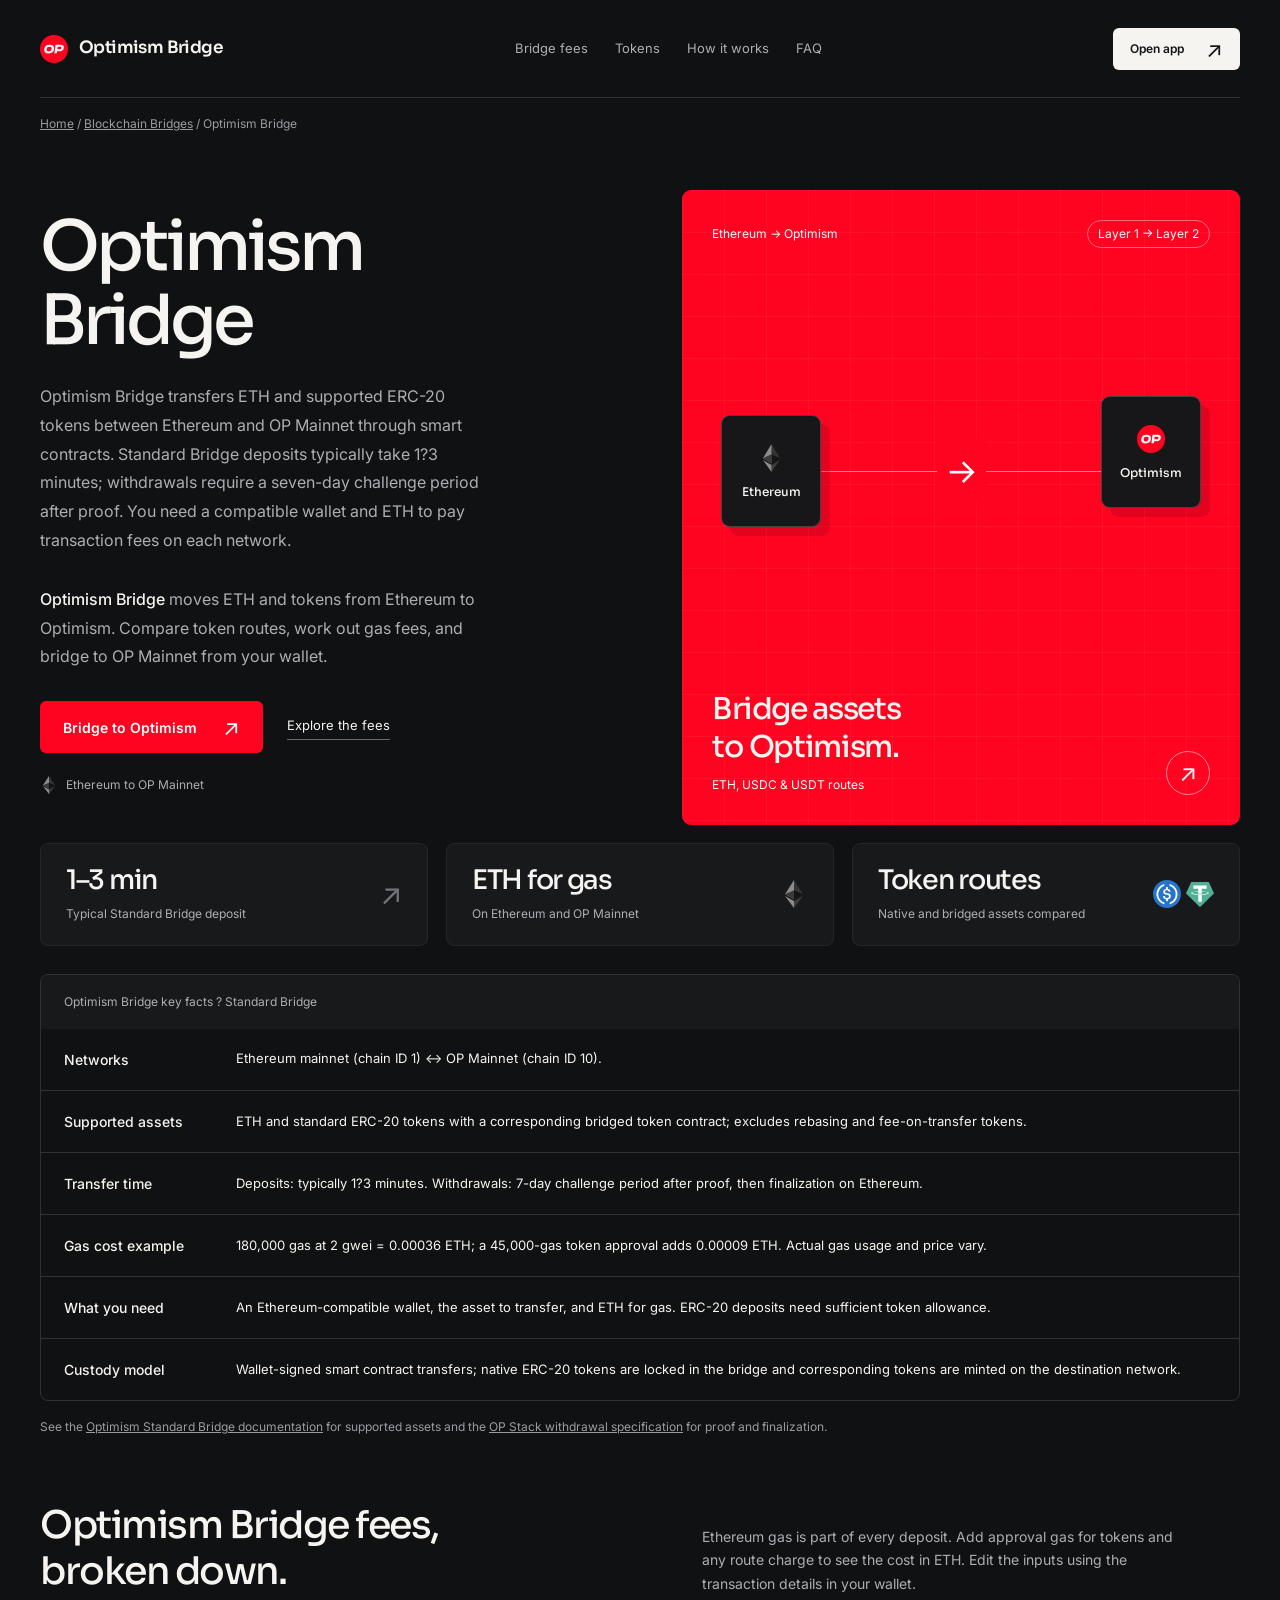
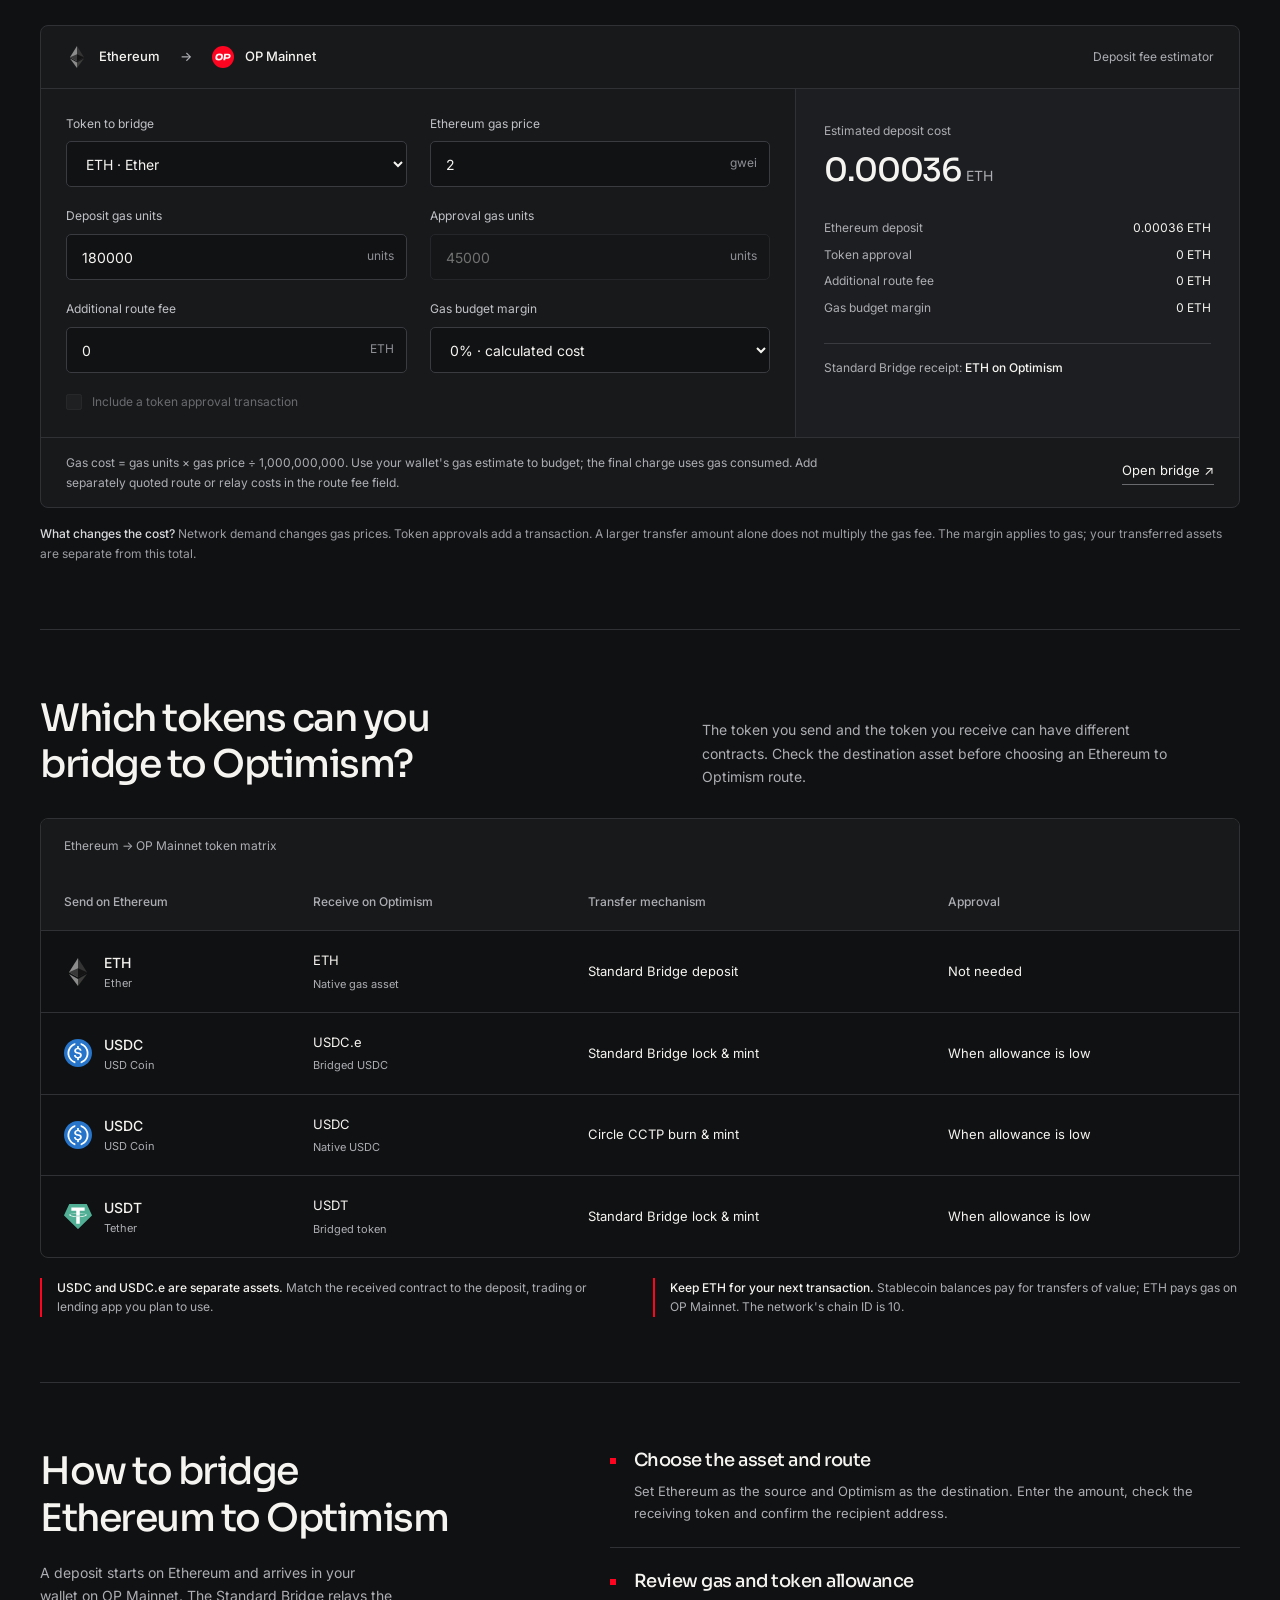
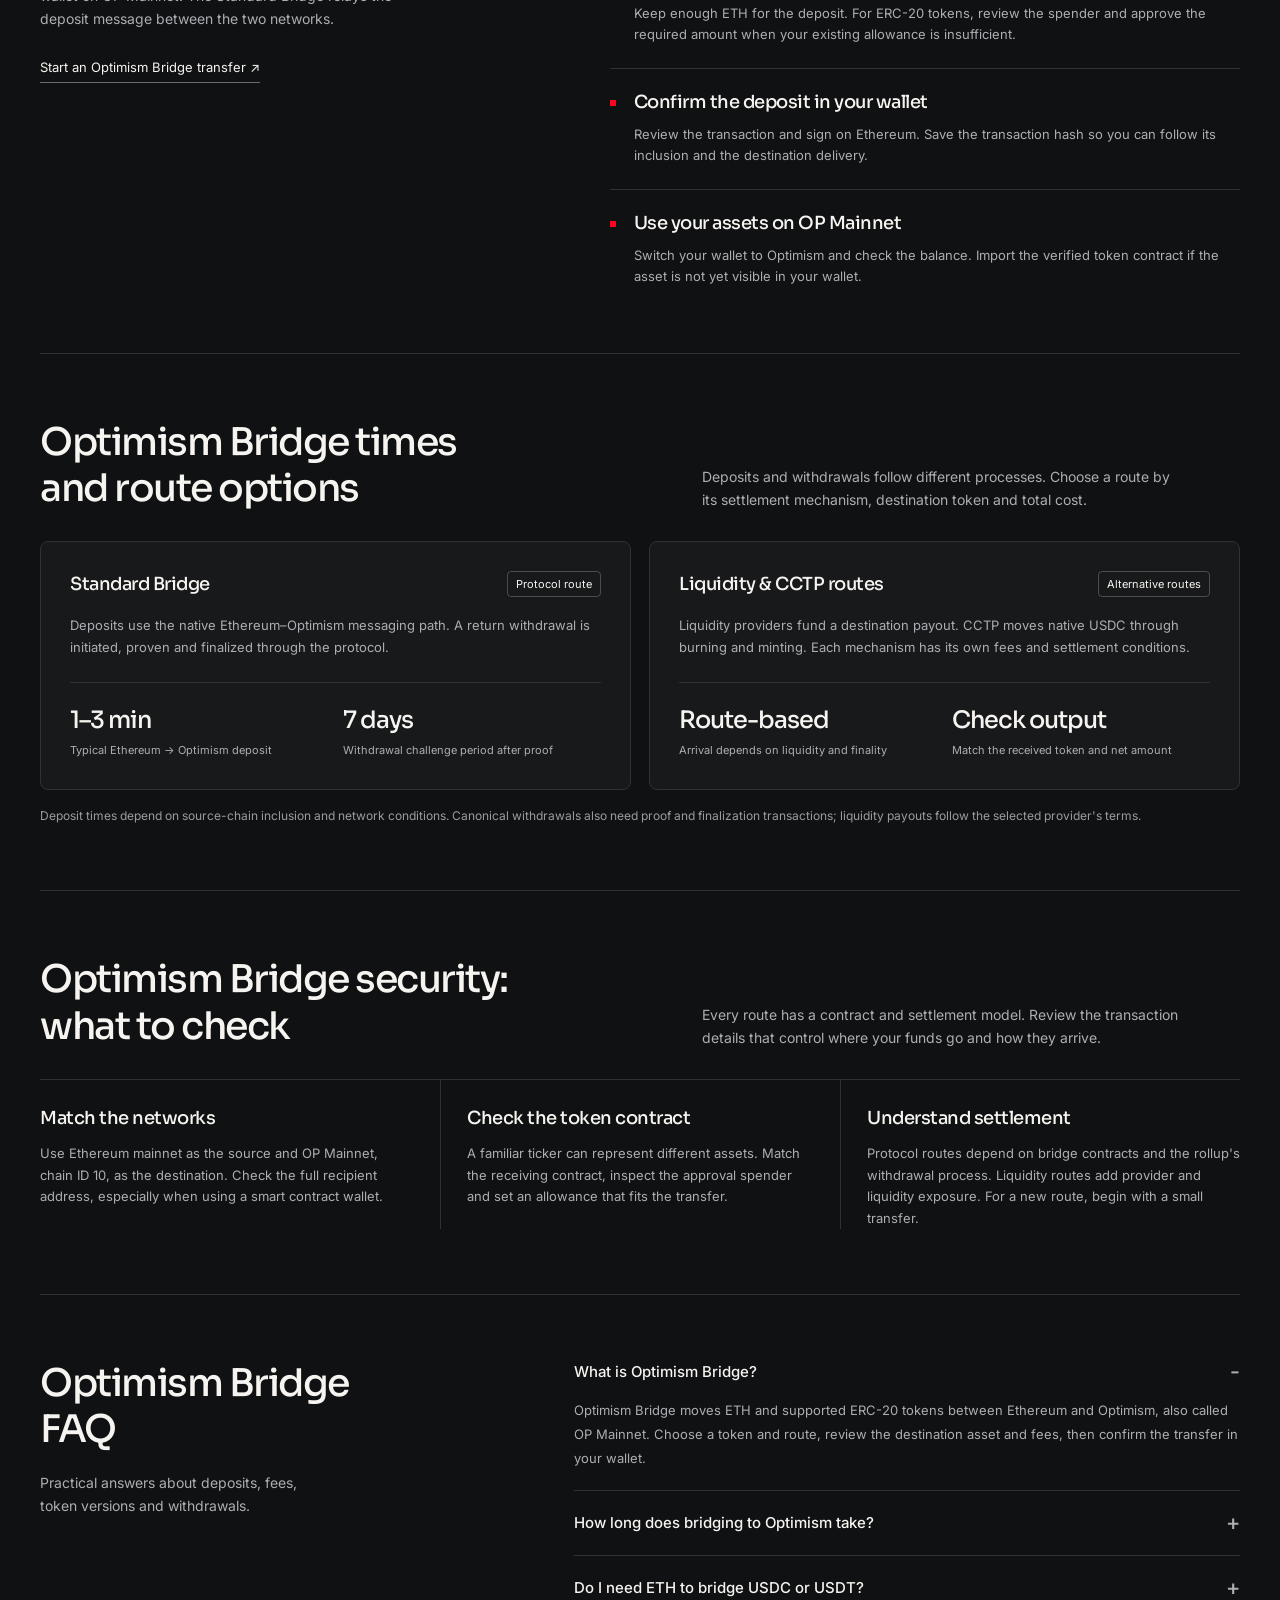
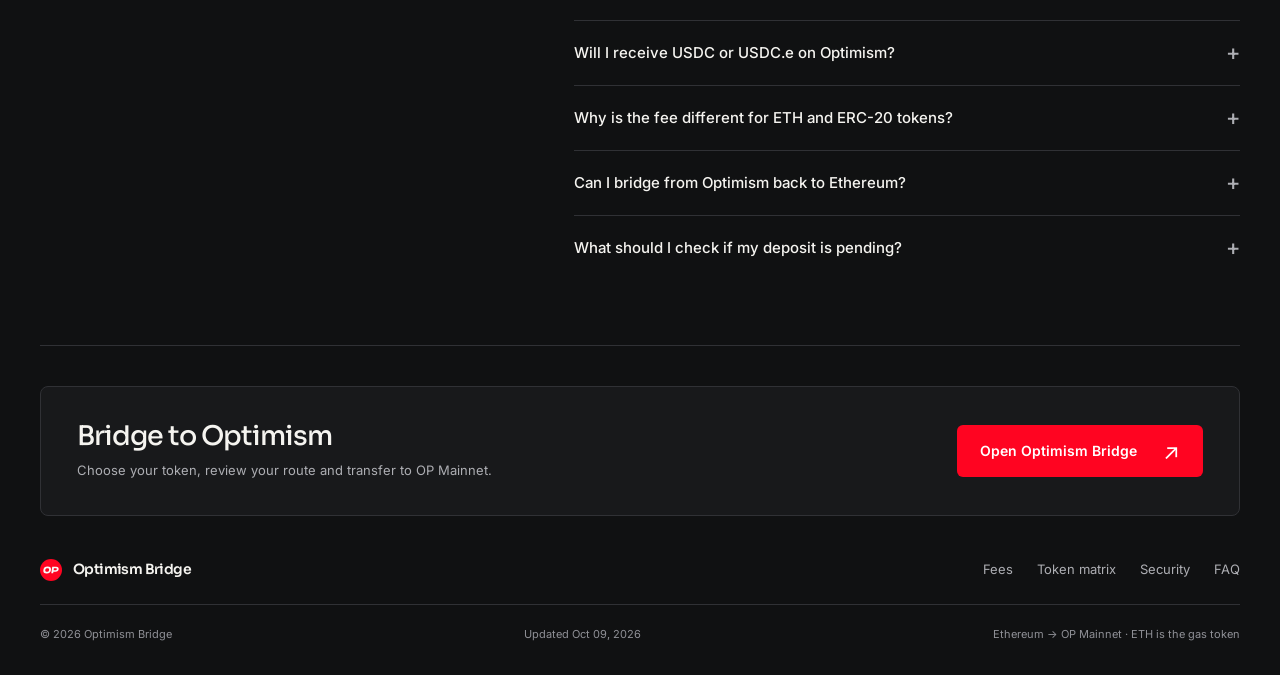
<file: index.html>
<!doctype html>
<html lang="en">
<head>
<meta charset="utf-8">
<meta name="viewport" content="width=device-width, initial-scale=1">
<title>Optimism Bridge | Bridge ETH &amp; Compare Token Routes</title>
<meta name="description" content="Optimism Bridge moves ETH and tokens from Ethereum to OP Mainnet. Estimate gas fees, compare USDC and USDT routes, and check deposit and withdrawal times.">
<meta name="robots" content="index,follow,max-image-preview:large">
<link rel="canonical" href="https://bridge-optimism.github.io/">
<meta property="og:type" content="website">
<meta property="og:site_name" content="Optimism Bridge">
<meta property="og:title" content="Optimism Bridge | Bridge ETH &amp; Compare Token Routes">
<meta property="og:description" content="Optimism Bridge moves ETH and tokens from Ethereum to OP Mainnet. Estimate gas fees, compare USDC and USDT routes, and check deposit and withdrawal times.">
<meta property="og:url" content="https://bridge-optimism.github.io/">
<meta property="og:image" content="https://bridge-optimism.github.io/og.png">
<meta property="og:image:width" content="1200">
<meta property="og:image:height" content="630">
<meta property="og:image:alt" content="Optimism Bridge: Ethereum to OP Mainnet, token routes and gas fees">
<meta property="og:locale" content="en_US">
<meta name="twitter:image:alt" content="Optimism Bridge: Ethereum to OP Mainnet, token routes and gas fees">
<meta name="twitter:url" content="https://bridge-optimism.github.io/">
<meta name="twitter:card" content="summary_large_image">
<meta name="twitter:title" content="Optimism Bridge | Bridge ETH &amp; Compare Token Routes">
<meta name="twitter:description" content="Optimism Bridge moves ETH and tokens from Ethereum to OP Mainnet. Estimate gas fees, compare USDC and USDT routes, and check deposit and withdrawal times.">
<meta name="twitter:image" content="https://bridge-optimism.github.io/og.png">
<meta name="theme-color" content="#101112">
<link rel="icon" href="favicon.svg" type="image/svg+xml">
<link rel="apple-touch-icon" href="apple-touch-icon.png">
<link rel="preconnect" href="https://fonts.googleapis.com">
<link rel="preconnect" href="https://fonts.gstatic.com" crossorigin>
<link rel="stylesheet" href="https://fonts.googleapis.com/css2?family=Inter:wght@400;500;600;700&amp;family=Sora:wght@400;500;600;700&amp;display=swap">
<style>
:root{color-scheme:dark;--bg:#101112;--surface:#18191b;--text:#f5f4f0;--mute:#adaeb3;--line:#303135;--accent:#FF0421;--display:Sora,Inter,sans-serif}
*{box-sizing:border-box}html{scroll-behavior:smooth;scroll-padding-top:30px}body{margin:0;background:var(--bg);color:var(--text);font:15px/1.65 Inter,system-ui,sans-serif;-webkit-font-smoothing:antialiased}a{color:inherit}button,input,select{font:inherit}img{display:block;object-fit:contain}h1,h2,h3,p{margin:0}h1,h2,h3{font-family:var(--display);font-weight:500}h2{font-size:clamp(27px,3vw,38px);line-height:1.22;letter-spacing:-1.5px}h3{font-size:18px;line-height:1.4;letter-spacing:-.5px}p{color:var(--mute)}.c6c1313{width:min(1200px,calc(100% - 80px));margin-inline:auto}.cd47032{position:absolute;left:20px;top:-80px;padding:12px 20px;background:var(--text);color:var(--bg);z-index:30}.cd47032:focus{top:12px}.c6ac498 .c6c1313{height:98px;display:flex;align-items:center;justify-content:space-between;border-bottom:1px solid var(--line);gap:30px}.c59e35c{display:flex;align-items:center;gap:11px;font:600 17px/1.3 var(--display);letter-spacing:-.6px;text-decoration:none}.c6ac498 nav{display:flex;gap:27px}.c6ac498 nav a,.c4a767a a{text-decoration:none;color:var(--mute);font-size:13px}.c6ac498 nav a:hover,.c4a767a a:hover{color:var(--text)}.c99b779{display:inline-flex;align-items:center;justify-content:center;gap:26px;min-height:52px;padding:13px 22px;border:1px solid transparent;background:var(--accent);color:white;border-radius:6px;text-decoration:none;font-weight:600;font-size:14px;transition:background .18s,transform .18s}.c99b779:hover{background:#d9031c;transform:translateY(-2px)}.c99b779.cf8bd44{min-height:42px;padding:9px 16px;background:var(--text);color:#131416;gap:22px;font-size:12px}.c99b779.cf8bd44:hover{background:#deddd9}.c4508bc{font-size:22px;line-height:1;font-weight:400}.c2afae5{padding:56px 0 28px}.cfcc1be{display:grid;grid-template-columns:1.12fr 1fr;gap:18px}.c28b58f{padding:20px 34px 30px 0;display:flex;flex-direction:column;align-items:flex-start;justify-content:center}.c2afae5 h1{font-size:clamp(46px,5.4vw,70px);line-height:1.08;letter-spacing:-4px;margin-bottom:23px}.c2afae5 h1 span{display:block}.c2afae5 .c53d0ad{font-size:16px;line-height:1.8;max-width:455px;margin-bottom:30px}.c2afae5 .c53d0ad strong{font-weight:500;color:var(--text)}.cef30c2{display:flex;align-items:center;gap:24px;flex-wrap:wrap}.c364c69{font-size:13px;text-decoration:none;border-bottom:1px solid #696a6e;padding-bottom:3px}.c364c69:hover{border-color:var(--text)}.c306f86{display:flex;align-items:center;gap:8px;font-size:12px;margin-top:22px;color:var(--mute)}.c306f86 img{width:18px;height:18px}.ca84a6b{position:relative;min-height:428px;padding:30px;background:var(--accent);border-radius:9px;text-decoration:none;overflow:hidden;display:flex;flex-direction:column;isolation:isolate}.ca84a6b::after{content:"";position:absolute;inset:0;background-image:linear-gradient(#ffffff0b 1px,transparent 1px),linear-gradient(90deg,#ffffff0b 1px,transparent 1px);background-size:42px 42px;z-index:-1}.c3c75ed{display:flex;justify-content:space-between;align-items:center;font-size:12px;color:#fff}.c3c75ed .cc25b24{border:1px solid #ffffff66;padding:3px 10px;border-radius:20px}.c31708d{position:relative;display:flex;justify-content:space-between;align-items:center;flex:1;margin:12px 9px 8px;min-height:210px}.c31708d::before{content:"";position:absolute;height:1px;background:#ffffff80;left:52px;right:52px;top:50%}.cb8f992{z-index:1;width:100px;height:112px;display:flex;flex-direction:column;align-items:center;justify-content:center;gap:12px;background:#171719;border:1px solid #ffffff30;border-radius:9px;box-shadow:9px 9px 0 #99001745;font:500 12px var(--display)}.cb8f992 img{width:28px;height:28px}.cb8f992:last-child{transform:translateY(-19px)}.c5af048{z-index:1;background:var(--accent);padding:9px;font:400 34px var(--display);color:#fff}.c49dbb8{display:flex;align-items:flex-end;justify-content:space-between;gap:12px}.c49dbb8 strong{font:500 30px/1.25 var(--display);letter-spacing:-1.3px}.c49dbb8 small{display:block;font-size:12px;margin-top:9px;color:#fff}.c9d2e01{display:grid;place-items:center;border:1px solid #ffffff85;border-radius:50%;width:44px;height:44px;font-size:24px;transition:background .18s,transform .18s;flex-shrink:0}.ca84a6b:hover .c9d2e01{background:#ffffff24;transform:translate(2px,-2px)}.cbc3f77{display:grid;grid-template-columns:1fr 1fr 1fr;gap:18px;margin-top:18px}.ca78408{background:var(--surface);border:1px solid #25262a;border-radius:8px;padding:22px 25px;display:flex;align-items:center;justify-content:space-between;gap:15px}.ca78408 strong{font:500 27px/1.1 var(--display);letter-spacing:-1.3px;white-space:nowrap}.ca78408 p{font-size:12px;line-height:1.5;margin-top:8px}.ca78408 .c39f25e{display:flex;gap:5px}.ca78408 .c39f25e img{width:28px;height:28px}.cc6c637{font-size:30px;color:#727379;font-family:var(--display)}.cdc1f6c{padding:65px 0;border-bottom:1px solid var(--line)}.c3234a7{display:grid;grid-template-columns:1.1fr 1fr;gap:70px;align-items:end;margin-bottom:30px}.c3234a7 p{max-width:480px;font-size:14px}.c958925{border:1px solid var(--line);border-radius:8px;overflow:hidden;background:var(--surface)}.cd4e0de{display:flex;justify-content:space-between;gap:20px;align-items:center;padding:20px 25px;border-bottom:1px solid var(--line)}.cd3f23c{display:flex;align-items:center;gap:11px;font-size:13px;font-weight:500}.cd3f23c img{width:22px;height:22px}.cd3f23c .c65e71a{color:var(--mute);margin:0 9px}.cd4e0de>span{color:var(--mute);font-size:12px}.c6bde7e{display:grid;grid-template-columns:1.7fr 1fr}.c7f4a23{padding:25px;display:grid;grid-template-columns:1fr 1fr;gap:19px 23px}.c39ac0e{display:flex;flex-direction:column;gap:8px;min-width:0}.c39ac0e>span{font-size:12px;color:#c1c2c7}.c304be4{position:relative}.c304be4 small{position:absolute;right:13px;top:12px;color:#8f9096;font-size:12px;pointer-events:none}input[type=number],select{width:100%;height:46px;padding:10px 15px;border:1px solid #3a3b40;border-radius:5px;color:var(--text);background:#111214;min-width:0;font-size:14px}input[type=number]{padding-right:60px;appearance:textfield;-moz-appearance:textfield}input::-webkit-inner-spin-button{appearance:none}select{cursor:pointer}input:disabled{opacity:.4}.c06c833{grid-column:1/-1;display:flex;align-items:center;gap:10px;color:var(--mute);font-size:12px}.c06c833 input{accent-color:var(--accent);width:16px;height:16px;margin:0}.c06c833:has(input:disabled){opacity:.55}.c7952f2{border-left:1px solid var(--line);padding:27px 28px;background:#1d1e21;display:flex;flex-direction:column;justify-content:center}.cca131d{font-size:12px;color:var(--mute)}.c22eab3{display:block;margin:11px 0 4px;font:500 clamp(23px,2.5vw,33px)/1.2 var(--display);letter-spacing:-1.4px;overflow-wrap:anywhere}.c22eab3 small{font:400 14px Inter;letter-spacing:0;color:var(--mute)}.c7952f2 dl{margin:17px 0 18px;font-size:12px}.c7952f2 dl div{display:flex;justify-content:space-between;gap:12px;margin:7px 0}.c7952f2 dt{color:var(--mute)}.c7952f2 dd{margin:0;white-space:nowrap;font-variant-numeric:tabular-nums}.c34b58c{font-size:12px;padding-top:14px;border-top:1px solid #3a3b40;color:var(--mute)}.c34b58c b{color:var(--text);font-weight:500}.cfb433b{padding:15px 25px;border-top:1px solid var(--line);font-size:12px;display:flex;gap:20px;justify-content:space-between}.cfb433b p{max-width:770px}.cfb433b a{flex-shrink:0;align-self:center}.ca188cd{color:#fff;font-size:12px;margin-top:7px;min-height:20px}.c4f3207{font-size:12px;margin-top:16px;color:#9b9ca2}.c4f3207 strong{color:#d9dadd;font-weight:500}.c05d77f{overflow:auto;border:1px solid var(--line);border-radius:8px}table{width:100%;border-collapse:collapse;text-align:left;font-size:13px;min-width:770px}caption{text-align:left;padding:17px 23px;background:var(--surface);font-size:12px;color:var(--mute)}th,td{padding:19px 23px;border-bottom:1px solid var(--line);vertical-align:middle}thead{background:var(--surface)}th{font-weight:500;color:var(--mute);font-size:12px}tbody th{color:var(--text);font-size:14px}tbody tr:last-child>*{border-bottom:0}.c49b329{display:flex;align-items:center;gap:12px;white-space:nowrap}.c49b329 small{display:block;font-size:11px;color:var(--mute);font-weight:400}.c1af7b0{color:var(--mute);display:block;font-size:11px;margin-top:3px}.c5f5ae7{display:grid;grid-template-columns:1fr 1fr;gap:25px;margin-top:20px}.c5f5ae7 p{font-size:12px;border-left:2px solid var(--accent);padding-left:15px}.c5f5ae7 strong{color:var(--text);font-weight:500}.c8413fa{display:grid;grid-template-columns:1fr 1.3fr;gap:85px}.c8413fa>div>p{margin-top:20px;font-size:14px;max-width:355px}.c8413fa .c364c69{display:inline-block;margin-top:27px}.cc4def1{list-style:none;margin:0;padding:0}.cc4def1 li{position:relative;border-bottom:1px solid var(--line);padding:21px 0 23px 24px}.cc4def1 li:first-child{padding-top:0}.cc4def1 li:last-child{border-bottom:0;padding-bottom:0}.cc4def1 li::before{content:"";position:absolute;width:6px;height:6px;background:var(--accent);left:0;top:31px}.cc4def1 li:first-child::before{top:10px}.cc4def1 p{font-size:13px;margin-top:8px}.cf4d0a1{display:grid;grid-template-columns:1fr 1fr;gap:18px}.c7b71ad{border:1px solid var(--line);border-radius:8px;padding:29px;background:var(--surface)}.cc956d6{display:flex;justify-content:space-between;align-items:center;gap:16px}.cc956d6 span{font-size:11px;border:1px solid #4b4c51;border-radius:4px;padding:3px 8px;white-space:nowrap}.c7b71ad>p{font-size:13px;margin-top:18px}.c2fa713{display:grid;grid-template-columns:1fr 1fr;border-top:1px solid var(--line);margin-top:24px;padding-top:22px;gap:15px}.c2fa713 strong{font:500 24px/1.3 var(--display);letter-spacing:-1px}.c2fa713 p{font-size:11px;margin-top:5px}.c616cc8{display:grid;grid-template-columns:repeat(3,1fr);gap:0;border-top:1px solid var(--line);margin-top:30px}.c212146{padding:26px 26px 0;border-left:1px solid var(--line)}.c212146:first-child{padding-left:0;border:0}.c212146:last-child{padding-right:0}.c212146 p{font-size:13px;margin-top:12px}.c918589{display:grid;grid-template-columns:1fr 1.45fr;gap:75px}.c918589>div>p{margin-top:18px;font-size:14px;max-width:290px}.c14ac45 details{border-bottom:1px solid var(--line);padding:20px 0}.c14ac45 details:first-child{padding-top:0}.c14ac45 details:last-child{border-bottom:0}.c14ac45 summary{cursor:pointer;font-size:15px;font-weight:500;list-style:none;display:flex;justify-content:space-between;gap:24px;line-height:1.6}.c14ac45 summary::-webkit-details-marker{display:none}.c14ac45 summary::after{content:"+";font-size:22px;color:var(--mute);line-height:1;flex-shrink:0}.c14ac45 details[open] summary::after{content:"-"}.c14ac45 p{font-size:13px;margin-top:14px;line-height:1.85}.cdbe6b7{margin:40px 0;background:var(--surface);padding:33px 36px;border:1px solid var(--line);border-radius:8px;display:flex;justify-content:space-between;align-items:center;gap:35px}.cdbe6b7 h2{font-size:27px;letter-spacing:-1px}.cdbe6b7 p{font-size:13px;margin-top:7px}.cdbe6b7 .c99b779{flex-shrink:0}.c4a767a{padding:3px 0 32px}.c4a767a .ce83ae6{display:flex;justify-content:space-between;align-items:center;gap:20px}.c4a767a .c59e35c{font-size:14px;color:var(--text)}.c4a767a .c59e35c img{width:22px;height:22px}.c4a767a nav{display:flex;gap:24px}.ce0d941{margin-top:23px;padding-top:20px;border-top:1px solid var(--line);display:flex;justify-content:space-between;gap:20px;font-size:11px;color:#8f9096}:focus-visible{outline:2px solid var(--text);outline-offset:5px}input:focus-visible,select:focus-visible{outline:2px solid var(--accent);outline-offset:2px}::selection{background:var(--accent);color:white}
@media(min-width:1500px){.c2afae5{padding-top:70px}.ca84a6b{min-height:450px}}
@media(max-width:1000px){.c6c1313{width:calc(100% - 48px)}.c6ac498 nav{gap:17px}.c2afae5 h1{font-size:54px;letter-spacing:-3px}.c28b58f{padding-right:14px}.ca84a6b{padding:25px}.c49dbb8 strong{font-size:25px}.c3234a7{gap:30px}.c6bde7e{grid-template-columns:1.4fr 1fr}.c7f4a23{gap:18px 15px;padding:22px}.c7952f2{padding:23px}.ca78408{padding:20px}.ca78408 strong{font-size:24px}.c8413fa,.c918589{gap:40px}.c22eab3{font-size:27px}}
@media(max-width:760px){.c6c1313{width:calc(100% - 36px)}.c6ac498 .c6c1313{height:78px;gap:15px}.c6ac498 nav{display:none}.c59e35c{font-size:15px;gap:8px}.c59e35c img{width:25px;height:25px}.c99b779.cf8bd44{gap:12px}.c2afae5{padding-top:29px}.cfcc1be{grid-template-columns:1fr}.c28b58f{padding:10px 0 16px}.c2afae5 h1{font-size:clamp(48px,9vw,65px);letter-spacing:-3px}.c2afae5 .c53d0ad{max-width:550px;font-size:15px;margin-bottom:23px}.c306f86{margin-top:18px}.ca84a6b{min-height:335px;padding:25px}.c31708d{min-height:164px;margin:8px 35px}.c49dbb8 strong{font-size:29px}.cbc3f77{grid-template-columns:repeat(2,minmax(0,1fr));gap:10px;margin-top:10px}.ca78408:last-child{grid-column:1/-1;align-items:center}.ca78408:last-child .c39f25e{display:flex}.ca78408{padding:17px 13px;align-items:flex-start;min-height:94px}.ca78408 strong{font-size:21px;letter-spacing:-.8px}.ca78408 p{font-size:10px}.ca78408 .c39f25e,.cc6c637{display:none}.cdc1f6c{padding:45px 0}.c3234a7{grid-template-columns:1fr;gap:17px;margin-bottom:25px}.c3234a7 p{max-width:100%}h2{font-size:29px;letter-spacing:-1px}.c6bde7e{grid-template-columns:1fr}.c7952f2{border-left:0;border-top:1px solid var(--line);padding:24px}.c22eab3{font-size:34px}.cd4e0de{padding:18px}.cd4e0de>span{display:none}.cfb433b{flex-direction:column;gap:12px;padding:18px}.cfb433b a{align-self:flex-start}.c5f5ae7{grid-template-columns:1fr;gap:16px}.c8413fa,.c918589{grid-template-columns:1fr;gap:30px}.c8413fa>div>p{max-width:100%}.c8413fa .c364c69{margin-top:18px}.cf4d0a1{grid-template-columns:1fr;gap:13px}.c7b71ad{padding:23px}.c616cc8{grid-template-columns:1fr;margin-top:23px}.c212146,.c212146:first-child,.c212146:last-child{padding:22px 0;border-left:0;border-bottom:1px solid var(--line)}.c212146:last-child{border-bottom:0;padding-bottom:0}.c918589>div>p{max-width:100%}.cdbe6b7{margin:28px 0;padding:26px;align-items:flex-start;flex-direction:column;gap:22px}.cdbe6b7 h2{font-size:26px}.c4a767a .ce83ae6{align-items:flex-start;flex-direction:column}.c4a767a nav{gap:20px}.ce0d941{flex-direction:column;gap:5px}}
@media(max-width:380px){.c6ac498 .c59e35c{font-size:13px}.c6ac498 .c99b779.cf8bd44{padding:8px 11px}.c2afae5 h1{font-size:46px}.cef30c2{gap:18px}.c31708d{margin-inline:0}.c7f4a23{grid-template-columns:1fr}.cd3f23c{gap:7px;font-size:12px}.cd3f23c .c65e71a{margin:0 4px}.ca78408 strong{font-size:19px}.cc956d6{align-items:flex-start}.cc956d6 h3{font-size:17px}.ce0d941{font-size:10px}}
@media(prefers-reduced-motion:reduce){html{scroll-behavior:auto}*,*::before,*::after{transition:none!important}}
</style>
<script type="application/ld+json">{"@context": "https://schema.org", "@graph": [{"@type": "WebSite", "@id": "https://bridge-optimism.github.io/#website", "url": "https://bridge-optimism.github.io/", "name": "Website", "inLanguage": "en"}, {"@type": "WebPage", "@id": "https://bridge-optimism.github.io/#webpage", "url": "https://bridge-optimism.github.io/", "name": "Optimism Bridge | Bridge ETH & Compare Token Routes", "description": "Optimism Bridge moves ETH and tokens from Ethereum to OP Mainnet. Estimate gas fees, compare USDC and USDT routes, and check deposit and withdrawal times.", "isPartOf": {"@id": "https://bridge-optimism.github.io/#website"}, "about": {"@id": "https://bridge-optimism.github.io/#application"}, "breadcrumb": {"@id": "https://bridge-optimism.github.io/#breadcrumb"}, "hasPart": {"@id": "https://bridge-optimism.github.io/#faq"}, "primaryImageOfPage": {"@type": "ImageObject", "url": "https://bridge-optimism.github.io/og.png", "width": 1200, "height": 630}, "datePublished": "2026-10-09", "dateModified": "2026-10-09", "inLanguage": "en"}, {"@type": "SoftwareApplication", "@id": "https://bridge-optimism.github.io/#application", "name": "Bridge Fee Calculator", "url": "https://bridge-optimism.github.io/#fees", "applicationCategory": "FinanceApplication", "operatingSystem": "Web", "isAccessibleForFree": true, "description": "Calculate Ethereum deposit gas, token approval gas and additional route fees in ETH using editable transaction parameters.", "featureList": ["Editable gas fee calculation", "ETH and ERC-20 approval comparison", "Ethereum to Optimism token matrix"]}, {"@type": "BreadcrumbList", "@id": "https://bridge-optimism.github.io/#breadcrumb", "itemListElement": [{"@type": "ListItem", "position": 1, "name": "Home", "item": "https://bridge-optimism.github.io/"}, {"@type": "ListItem", "position": 2, "name": "Blockchain Bridges", "item": "https://bridge-optimism.github.io/dashboard/"}, {"@type": "ListItem", "position": 3, "name": "Optimism Bridge"}]}, {"@type": "FAQPage", "@id": "https://bridge-optimism.github.io/#faq", "isPartOf": {"@id": "https://bridge-optimism.github.io/#webpage"}, "mainEntity": [{"@type": "Question", "name": "What is Optimism Bridge?", "acceptedAnswer": {"@type": "Answer", "text": "Optimism Bridge moves ETH and supported ERC-20 tokens between Ethereum and Optimism, also called OP Mainnet. Choose a token and route, review the destination asset and fees, then confirm the transfer in your wallet."}}, {"@type": "Question", "name": "How long does bridging to Optimism take?", "acceptedAnswer": {"@type": "Answer", "text": "Standard Bridge deposits from Ethereum to Optimism usually take 1-3 minutes. Ethereum congestion and transaction inclusion affect arrival time. A canonical withdrawal back to Ethereum includes a seven-day challenge period after the withdrawal is proven, followed by finalization."}}, {"@type": "Question", "name": "Do I need ETH to bridge USDC or USDT?", "acceptedAnswer": {"@type": "Answer", "text": "Yes. Keep ETH on Ethereum to pay for the token approval and deposit transaction. Keep ETH on Optimism for transactions after arrival. OP is the governance token; ETH pays transaction fees on OP Mainnet."}}, {"@type": "Question", "name": "Will I receive USDC or USDC.e on Optimism?", "acceptedAnswer": {"@type": "Answer", "text": "The destination token depends on the route. A Standard Bridge transfer of Ethereum USDC delivers bridged USDC.e. A Circle CCTP route burns native USDC on Ethereum and mints native USDC on Optimism. Match the destination token contract to the app where you intend to use it."}}, {"@type": "Question", "name": "Why is the fee different for ETH and ERC-20 tokens?", "acceptedAnswer": {"@type": "Answer", "text": "An ETH deposit has no token-allowance transaction. An ERC-20 deposit may need a separate approval when the existing allowance is too low. Each transaction consumes gas, and the final charge uses gas consumed multiplied by its effective gas price. Route fees can add to the total."}}, {"@type": "Question", "name": "Can I bridge from Optimism back to Ethereum?", "acceptedAnswer": {"@type": "Answer", "text": "Yes. A canonical withdrawal involves initiating the withdrawal on Optimism, proving it on Ethereum, waiting for the seven-day challenge period, and finalizing it on Ethereum. Liquidity routes can provide an earlier payout, with fees and availability determined by the route."}}, {"@type": "Question", "name": "What should I check if my deposit is pending?", "acceptedAnswer": {"@type": "Answer", "text": "Check the Ethereum transaction receipt first. A pending source transaction needs inclusion before the deposit can progress. After confirmation, check the recipient address, switch your wallet to OP Mainnet, and verify the destination token contract. Use the original transaction hash to track the transfer before sending again."}}]}]}</script>
</head>
<body>
<a class="cd47032" href="#main">Skip to content</a>
<header class="c6ac498"><div class="c6c1313">
<a class="c59e35c" href="dashboard/" aria-label="Optimism Bridge app"><img src="assets/tokens/optimism.svg" width="28" height="28" alt=""><span>Optimism Bridge</span></a>
<nav aria-label="Primary"><a href="#fees">Bridge fees</a><a href="#routes">Tokens</a><a href="#how">How it works</a><a href="#faq">FAQ</a></nav>
<a class="c99b779 cf8bd44" href="dashboard/">Open app <span class="c4508bc" aria-hidden="true">&#8599;</span></a>
</div></header>
<main id="main" class="c6c1313">
<nav class="c4f3207" aria-label="Breadcrumb"><a href="/">Home</a> <span aria-hidden="true">/</span> <a href="dashboard/">Blockchain Bridges</a> <span aria-hidden="true">/</span> <span aria-current="page">Optimism Bridge</span></nav>
<section class="c2afae5" aria-labelledby="hero-title">
<div class="cfcc1be"><div class="c28b58f">
<h1 id="hero-title"><span>Optimism </span><span>Bridge</span></h1>
<p class="c53d0ad">Optimism Bridge transfers ETH and supported ERC-20 tokens between Ethereum and OP Mainnet through smart contracts. Standard Bridge deposits typically take 1?3 minutes; withdrawals require a seven-day challenge period after proof. You need a compatible wallet and ETH to pay transaction fees on each network.</p>
<p class="c53d0ad"><strong>Optimism Bridge</strong> moves ETH and tokens from Ethereum to Optimism. Compare token routes, work out gas fees, and bridge to OP Mainnet from your wallet.</p>
<div class="cef30c2"><a class="c99b779" href="dashboard/">Bridge to Optimism <span class="c4508bc" aria-hidden="true">&#8599;</span></a><a class="c364c69" href="#fees">Explore the fees</a></div>
<p class="c306f86"><img src="assets/tokens/eth.svg" width="28" height="28" alt="">Ethereum to OP Mainnet</p>
</div>
<a class="ca84a6b" href="dashboard/" aria-label="Open Optimism Bridge: Ethereum to OP Mainnet">
<div class="c3c75ed"><span>Ethereum &rarr; Optimism</span><span class="cc25b24">Layer 1 &rarr; Layer 2</span></div>
<div class="c31708d" aria-hidden="true"><div class="cb8f992"><img src="assets/tokens/eth.svg" width="28" height="28" alt="">Ethereum</div><span class="c5af048">&rarr;</span><div class="cb8f992"><img src="assets/tokens/optimism.svg" width="28" height="28" alt="">Optimism</div></div>
<div class="c49dbb8"><div><strong>Bridge assets<br>to Optimism.</strong><small>ETH, USDC &amp; USDT routes</small></div><span class="c9d2e01" aria-hidden="true">&#8599;</span></div>
</a></div>
<div class="cbc3f77">
<div class="ca78408"><div><strong>1&ndash;3 min</strong><p>Typical Standard Bridge deposit</p></div><span class="cc6c637" aria-hidden="true">&#8599;</span></div>
<div class="ca78408"><div><strong>ETH for gas</strong><p>On Ethereum and OP Mainnet</p></div><div class="c39f25e"><img src="assets/tokens/eth.svg" width="28" height="28" alt="Ethereum"></div></div>
<div class="ca78408"><div><strong>Token routes</strong><p>Native and bridged assets compared</p></div><div class="c39f25e"><img src="assets/tokens/usdc.svg" width="28" height="28" alt="USDC"><img src="assets/tokens/usdt.svg" width="28" height="28" alt="USDT"></div></div>
</div>
</section>
<div id="bridge-facts">
<div class="c05d77f" role="region" aria-label="Optimism Bridge key facts" tabindex="0">
<table style="min-width:0">
<caption>Optimism Bridge key facts ? Standard Bridge</caption>
<tbody>
<tr><th scope="row">Networks</th><td>Ethereum mainnet (chain ID 1) &harr; OP Mainnet (chain ID 10).</td></tr>
<tr><th scope="row">Supported assets</th><td>ETH and standard ERC-20 tokens with a corresponding bridged token contract; excludes rebasing and fee-on-transfer tokens.</td></tr>
<tr><th scope="row">Transfer time</th><td>Deposits: typically 1?3 minutes. Withdrawals: 7-day challenge period after proof, then finalization on Ethereum.</td></tr>
<tr><th scope="row">Gas cost example</th><td>180,000 gas at 2 gwei = 0.00036 ETH; a 45,000-gas token approval adds 0.00009 ETH. Actual gas usage and price vary.</td></tr>
<tr><th scope="row">What you need</th><td>An Ethereum-compatible wallet, the asset to transfer, and ETH for gas. ERC-20 deposits need sufficient token allowance.</td></tr>
<tr><th scope="row">Custody model</th><td>Wallet-signed smart contract transfers; native ERC-20 tokens are locked in the bridge and corresponding tokens are minted on the destination network.</td></tr>
</tbody>
</table></div>
<p class="c4f3207">See the <a href="https://docs.optimism.io/app-developers/guides/bridging/standard-bridge" rel="nofollow noopener" target="_blank">Optimism Standard Bridge documentation</a> for supported assets and the <a href="https://specs.optimism.io/protocol/withdrawals.html" rel="nofollow noopener" target="_blank">OP Stack withdrawal specification</a> for proof and finalization.</p>
</div>
<section class="cdc1f6c" id="fees">
<div class="c3234a7"><h2>Optimism Bridge fees,<br>broken down.</h2><p>Ethereum gas is part of every deposit. Add approval gas for tokens and any route charge to see the cost in ETH. Edit the inputs using the transaction details in your wallet.</p></div>
<div class="c958925">
<div class="cd4e0de"><div class="cd3f23c"><img src="assets/tokens/eth.svg" width="28" height="28" alt=""><span>Ethereum</span><span class="c65e71a" aria-hidden="true">&rarr;</span><img src="assets/tokens/optimism.svg" width="28" height="28" alt=""><span>OP Mainnet</span></div><span>Deposit fee estimator</span></div>
<div class="c6bde7e">
<form id="fee-form" class="c7f4a23" aria-label="Optimism Bridge fee estimator" novalidate>
<label class="c39ac0e" for="fee-token"><span>Token to bridge</span><select id="fee-token" name="token"><option value="ETH">ETH &middot; Ether</option><option value="USDC">USDC &middot; USD Coin</option><option value="USDT">USDT &middot; Tether</option></select></label>
<label class="c39ac0e" for="gas-price"><span>Ethereum gas price</span><span class="c304be4"><input id="gas-price" name="gasPrice" type="number" inputmode="decimal" value="2" min="0.001" max="100000" step="any" required aria-describedby="fee-method fee-error"><small>gwei</small></span></label>
<label class="c39ac0e" for="deposit-gas"><span>Deposit gas units</span><span class="c304be4"><input id="deposit-gas" name="depositGas" type="number" inputmode="numeric" value="180000" min="21000" max="100000000" step="1" required aria-describedby="fee-method fee-error"><small>units</small></span></label>
<label class="c39ac0e" for="approval-gas"><span>Approval gas units</span><span class="c304be4"><input id="approval-gas" name="approvalGas" type="number" inputmode="numeric" value="45000" min="21000" max="100000000" step="1" required disabled aria-describedby="fee-error"><small>units</small></span></label>
<label class="c39ac0e" for="route-fee"><span>Additional route fee</span><span class="c304be4"><input id="route-fee" name="routeFee" type="number" inputmode="decimal" value="0" min="0" max="1000000" step="any" required aria-describedby="fee-method fee-error"><small>ETH</small></span></label>
<label class="c39ac0e" for="reserve"><span>Gas budget margin</span><select id="reserve" name="reserve"><option value="0">0% &middot; calculated cost</option><option value="10">10% extra gas budget</option><option value="20">20% extra gas budget</option><option value="30">30% extra gas budget</option></select></label>
<label class="c06c833"><input type="checkbox" id="needs-approval" disabled><span>Include a token approval transaction</span></label>
</form>
<div class="c7952f2" aria-live="polite" aria-atomic="true">
<span class="cca131d">Estimated deposit cost</span><output class="c22eab3" id="fee-total" for="gas-price deposit-gas approval-gas route-fee reserve">0.00036 <small>ETH</small></output>
<dl><div><dt>Ethereum deposit</dt><dd id="deposit-cost">0.00036 ETH</dd></div><div><dt>Token approval</dt><dd id="approval-cost">0 ETH</dd></div><div><dt>Additional route fee</dt><dd id="route-cost">0 ETH</dd></div><div><dt>Gas budget margin</dt><dd id="margin-cost">0 ETH</dd></div></dl>
<p class="c34b58c">Standard Bridge receipt: <b id="receive-token">ETH on Optimism</b></p><p class="ca188cd" id="fee-error"></p>
</div></div>
<div class="cfb433b"><p id="fee-method">Gas cost = gas units &times; gas price &divide; 1,000,000,000. Use your wallet's gas estimate to budget; the final charge uses gas consumed. Add separately quoted route or relay costs in the route fee field.</p><a class="c364c69" href="dashboard/">Open bridge <span aria-hidden="true">&#8599;</span></a></div>
</div>
<p class="c4f3207"><strong>What changes the cost?</strong> Network demand changes gas prices. Token approvals add a transaction. A larger transfer amount alone does not multiply the gas fee. The margin applies to gas; your transferred assets are separate from this total.</p>
<noscript><p class="c4f3207">For 180,000 gas units at 2 gwei, deposit gas costs 0.00036 ETH. A 45,000-unit approval adds 0.00009 ETH. Enable JavaScript to recalculate with your inputs.</p></noscript>
</section>
<section class="cdc1f6c" id="routes">
<div class="c3234a7"><h2>Which tokens can you<br>bridge to Optimism?</h2><p>The token you send and the token you receive can have different contracts. Check the destination asset before choosing an Ethereum to Optimism route.</p></div>
<div class="c05d77f" role="region" aria-label="Optimism Bridge token matrix" tabindex="0"><table>
<caption>Ethereum &rarr; OP Mainnet token matrix</caption>
<thead><tr><th scope="col">Send on Ethereum</th><th scope="col">Receive on Optimism</th><th scope="col">Transfer mechanism</th><th scope="col">Approval</th></tr></thead><tbody>
<tr><th scope="row"><span class="c49b329"><img src="assets/tokens/eth.svg" width="28" height="28" alt=""><span>ETH<small>Ether</small></span></span></th><td>ETH<span class="c1af7b0">Native gas asset</span></td><td>Standard Bridge deposit</td><td>Not needed</td></tr>
<tr><th scope="row"><span class="c49b329"><img src="assets/tokens/usdc.svg" width="28" height="28" alt=""><span>USDC<small>USD Coin</small></span></span></th><td>USDC.e<span class="c1af7b0">Bridged USDC</span></td><td>Standard Bridge lock &amp; mint</td><td>When allowance is low</td></tr>
<tr><th scope="row"><span class="c49b329"><img src="assets/tokens/usdc.svg" width="28" height="28" alt=""><span>USDC<small>USD Coin</small></span></span></th><td>USDC<span class="c1af7b0">Native USDC</span></td><td>Circle CCTP burn &amp; mint</td><td>When allowance is low</td></tr>
<tr><th scope="row"><span class="c49b329"><img src="assets/tokens/usdt.svg" width="28" height="28" alt=""><span>USDT<small>Tether</small></span></span></th><td>USDT<span class="c1af7b0">Bridged token</span></td><td>Standard Bridge lock &amp; mint</td><td>When allowance is low</td></tr>
</tbody></table></div>
<div class="c5f5ae7"><p><strong>USDC and USDC.e are separate assets.</strong> Match the received contract to the deposit, trading or lending app you plan to use.</p><p><strong>Keep ETH for your next transaction.</strong> Stablecoin balances pay for transfers of value; ETH pays gas on OP Mainnet. The network's chain ID is 10.</p></div>
</section>
<section class="cdc1f6c" id="how"><div class="c8413fa">
<div><h2>How to bridge<br>Ethereum to Optimism</h2><p>A deposit starts on Ethereum and arrives in your wallet on OP Mainnet. The Standard Bridge relays the deposit message between the two networks.</p><a class="c364c69" href="dashboard/">Start an Optimism Bridge transfer <span aria-hidden="true">&#8599;</span></a></div>
<ol class="cc4def1">
<li><h3>Choose the asset and route</h3><p>Set Ethereum as the source and Optimism as the destination. Enter the amount, check the receiving token and confirm the recipient address.</p></li>
<li><h3>Review gas and token allowance</h3><p>Keep enough ETH for the deposit. For ERC-20 tokens, review the spender and approve the required amount when your existing allowance is insufficient.</p></li>
<li><h3>Confirm the deposit in your wallet</h3><p>Review the transaction and sign on Ethereum. Save the transaction hash so you can follow its inclusion and the destination delivery.</p></li>
<li><h3>Use your assets on OP Mainnet</h3><p>Switch your wallet to Optimism and check the balance. Import the verified token contract if the asset is not yet visible in your wallet.</p></li>
</ol></div></section>
<section class="cdc1f6c" id="timing">
<div class="c3234a7"><h2>Optimism Bridge times<br>and route options</h2><p>Deposits and withdrawals follow different processes. Choose a route by its settlement mechanism, destination token and total cost.</p></div>
<div class="cf4d0a1">
<article class="c7b71ad"><div class="cc956d6"><h3>Standard Bridge</h3><span>Protocol route</span></div><p>Deposits use the native Ethereum&ndash;Optimism messaging path. A return withdrawal is initiated, proven and finalized through the protocol.</p><div class="c2fa713"><div><strong>1&ndash;3 min</strong><p>Typical Ethereum &rarr; Optimism deposit</p></div><div><strong>7 days</strong><p>Withdrawal challenge period after proof</p></div></div></article>
<article class="c7b71ad"><div class="cc956d6"><h3>Liquidity &amp; CCTP routes</h3><span>Alternative routes</span></div><p>Liquidity providers fund a destination payout. CCTP moves native USDC through burning and minting. Each mechanism has its own fees and settlement conditions.</p><div class="c2fa713"><div><strong>Route-based</strong><p>Arrival depends on liquidity and finality</p></div><div><strong>Check output</strong><p>Match the received token and net amount</p></div></div></article>
</div><p class="c4f3207">Deposit times depend on source-chain inclusion and network conditions. Canonical withdrawals also need proof and finalization transactions; liquidity payouts follow the selected provider's terms.</p>
</section>
<section class="cdc1f6c" id="safety">
<div class="c3234a7"><h2>Optimism Bridge security:<br>what to check</h2><p>Every route has a contract and settlement model. Review the transaction details that control where your funds go and how they arrive.</p></div>
<div class="c616cc8">
<article class="c212146"><h3>Match the networks</h3><p>Use Ethereum mainnet as the source and OP Mainnet, chain ID 10, as the destination. Check the full recipient address, especially when using a smart contract wallet.</p></article>
<article class="c212146"><h3>Check the token contract</h3><p>A familiar ticker can represent different assets. Match the receiving contract, inspect the approval spender and set an allowance that fits the transfer.</p></article>
<article class="c212146"><h3>Understand settlement</h3><p>Protocol routes depend on bridge contracts and the rollup's withdrawal process. Liquidity routes add provider and liquidity exposure. For a new route, begin with a small transfer.</p></article>
</div></section>
<section class="cdc1f6c" id="faq"><div class="c918589"><div><h2>Optimism Bridge<br>FAQ</h2><p>Practical answers about deposits, fees, token versions and withdrawals.</p></div><div class="c14ac45"><details open><summary>What is Optimism Bridge?</summary><p>Optimism Bridge moves ETH and supported ERC-20 tokens between Ethereum and Optimism, also called OP Mainnet. Choose a token and route, review the destination asset and fees, then confirm the transfer in your wallet.</p></details>
<details><summary>How long does bridging to Optimism take?</summary><p>Standard Bridge deposits from Ethereum to Optimism usually take 1-3 minutes. Ethereum congestion and transaction inclusion affect arrival time. A canonical withdrawal back to Ethereum includes a seven-day challenge period after the withdrawal is proven, followed by finalization.</p></details>
<details><summary>Do I need ETH to bridge USDC or USDT?</summary><p>Yes. Keep ETH on Ethereum to pay for the token approval and deposit transaction. Keep ETH on Optimism for transactions after arrival. OP is the governance token; ETH pays transaction fees on OP Mainnet.</p></details>
<details><summary>Will I receive USDC or USDC.e on Optimism?</summary><p>The destination token depends on the route. A Standard Bridge transfer of Ethereum USDC delivers bridged USDC.e. A Circle CCTP route burns native USDC on Ethereum and mints native USDC on Optimism. Match the destination token contract to the app where you intend to use it.</p></details>
<details><summary>Why is the fee different for ETH and ERC-20 tokens?</summary><p>An ETH deposit has no token-allowance transaction. An ERC-20 deposit may need a separate approval when the existing allowance is too low. Each transaction consumes gas, and the final charge uses gas consumed multiplied by its effective gas price. Route fees can add to the total.</p></details>
<details><summary>Can I bridge from Optimism back to Ethereum?</summary><p>Yes. A canonical withdrawal involves initiating the withdrawal on Optimism, proving it on Ethereum, waiting for the seven-day challenge period, and finalizing it on Ethereum. Liquidity routes can provide an earlier payout, with fees and availability determined by the route.</p></details>
<details><summary>What should I check if my deposit is pending?</summary><p>Check the Ethereum transaction receipt first. A pending source transaction needs inclusion before the deposit can progress. After confirmation, check the recipient address, switch your wallet to OP Mainnet, and verify the destination token contract. Use the original transaction hash to track the transfer before sending again.</p></details></div></div></section>
<section class="cdbe6b7" aria-labelledby="start-title"><div><h2 id="start-title">Bridge to Optimism</h2><p>Choose your token, review your route and transfer to OP Mainnet.</p></div><a class="c99b779" href="dashboard/">Open Optimism Bridge <span class="c4508bc" aria-hidden="true">&#8599;</span></a></section>
</main>
<footer class="c4a767a"><div class="c6c1313"><div class="ce83ae6"><a class="c59e35c" href="dashboard/"><img src="assets/tokens/optimism.svg" width="28" height="28" alt="">Optimism Bridge</a><nav aria-label="Footer"><a href="#fees">Fees</a><a href="#routes">Token matrix</a><a href="#safety">Security</a><a href="#faq">FAQ</a></nav></div><div class="ce0d941"><span>&copy; 2026 Optimism Bridge</span><span>Updated <time datetime="2026-10-09">Oct 09, 2026</time></span><span>Ethereum &rarr; OP Mainnet &middot; ETH is the gas token</span></div></div></footer>
<script>
(() => {
  const byId = id => document.getElementById(id);
  const form = byId('fee-form');
  const token = byId('fee-token');
  const approval = byId('needs-approval');
  const approvalGas = byId('approval-gas');
  const fields = ['gas-price', 'deposit-gas', 'approval-gas', 'route-fee'].map(byId);
  const format = value => value === 0 ? '0' : value < 0.00000001 ? value.toFixed(12).replace(/0+$/, '') : value.toLocaleString('en-US', {maximumFractionDigits: 9});
  const display = (id, value) => { byId(id).textContent = format(value) + ' ETH'; };
  function calculate() {
    approvalGas.disabled = !approval.checked || token.value === 'ETH';
    let invalid = null;
    for (const field of fields) {
      const valid = field.disabled || (field.value.trim() !== '' && Number.isFinite(field.valueAsNumber) && field.checkValidity());
      field.setAttribute('aria-invalid', String(!valid));
      if (!valid && !invalid) invalid = field;
    }
    byId('receive-token').textContent = (token.value === 'USDC' ? 'USDC.e' : token.value) + ' on Optimism';
    if (invalid) {
      byId('fee-total').textContent = 'Check inputs';
      for (const id of ['deposit-cost','approval-cost','route-cost','margin-cost']) byId(id).textContent = '\u2014';
      const label = invalid.closest('label').querySelector('span').textContent;
      byId('fee-error').textContent = label + ': enter a ' + (invalid.step === '1' ? 'whole ' : '') + 'number from ' + Number(invalid.min).toLocaleString('en-US') + ' to ' + Number(invalid.max).toLocaleString('en-US') + '.';
      return;
    }
    byId('fee-error').textContent = '';
    const gas = byId('gas-price').valueAsNumber / 1e9;
    const deposit = byId('deposit-gas').valueAsNumber * gas;
    const allowance = approvalGas.disabled ? 0 : approvalGas.valueAsNumber * gas;
    const route = byId('route-fee').valueAsNumber;
    const margin = (deposit + allowance) * Number(byId('reserve').value) / 100;
    byId('fee-total').replaceChildren(document.createTextNode(format(deposit + allowance + route + margin) + ' '));
    const unit = document.createElement('small'); unit.textContent = 'ETH'; byId('fee-total').append(unit);
    display('deposit-cost', deposit); display('approval-cost', allowance); display('route-cost', route); display('margin-cost', margin);
  }
  token.addEventListener('change', () => {
    approval.disabled = token.value === 'ETH';
    approval.checked = token.value !== 'ETH';
    calculate();
  });
  form.addEventListener('input', calculate);
  form.addEventListener('change', calculate);
  form.addEventListener('submit', event => { event.preventDefault(); calculate(); });
  calculate();
})();
</script>
</body></html>
</file>
